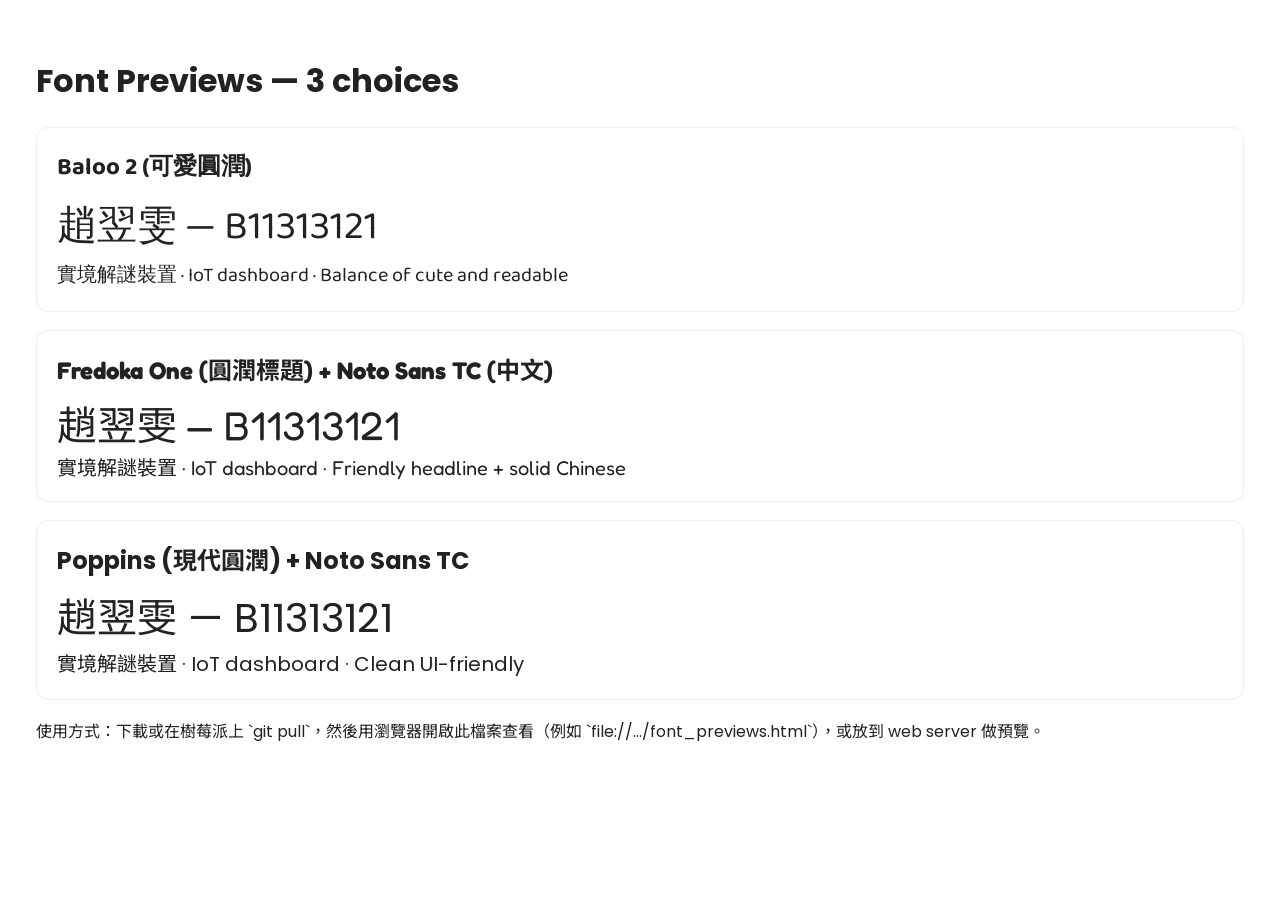
<file: font_previews.html>
<!doctype html>
<html lang="zh-Hant">
<head>
  <meta charset="utf-8">
  <meta name="viewport" content="width=device-width,initial-scale=1">
  <title>Font Previews</title>
  <link href="https://fonts.googleapis.com/css2?family=Baloo+2:wght@400;600&family=Fredoka+One&family=Poppins:wght@300;400;600&family=Noto+Sans+TC:wght@400;700&display=swap" rel="stylesheet">
  <style>
    body{background:#fff;padding:28px;font-family:Poppins, Noto Sans TC, sans-serif;color:#222}
    .sample{border:1px solid #eee;padding:20px;margin:18px 0;border-radius:12px}
    h2{margin:0 0 8px}
    .big{font-size:40px}
    .mid{font-size:20px}
  </style>
</head>
<body>
  <h1>Font Previews — 3 choices</h1>

  <div class="sample" style="font-family:'Baloo 2', Poppins, sans-serif">
    <h2>Baloo 2 (可愛圓潤) </h2>
    <div class="big">趙翌雯 — B11313121</div>
    <div class="mid">實境解謎裝置 · IoT dashboard · Balance of cute and readable</div>
  </div>

  <div class="sample" style="font-family:'Fredoka One', 'Noto Sans TC', Poppins, sans-serif">
    <h2>Fredoka One (圓潤標題) + Noto Sans TC (中文)</h2>
    <div class="big">趙翌雯 — B11313121</div>
    <div class="mid">實境解謎裝置 · IoT dashboard · Friendly headline + solid Chinese</div>
  </div>

  <div class="sample" style="font-family:'Poppins', 'Noto Sans TC', sans-serif">
    <h2>Poppins (現代圓潤) + Noto Sans TC</h2>
    <div class="big">趙翌雯 — B11313121</div>
    <div class="mid">實境解謎裝置 · IoT dashboard · Clean UI-friendly</div>
  </div>

  <p>使用方式：下載或在樹莓派上 `git pull`，然後用瀏覽器開啟此檔案查看（例如 `file://.../font_previews.html`），或放到 web server 做預覽。</p>
</body>
</html>
</file>
